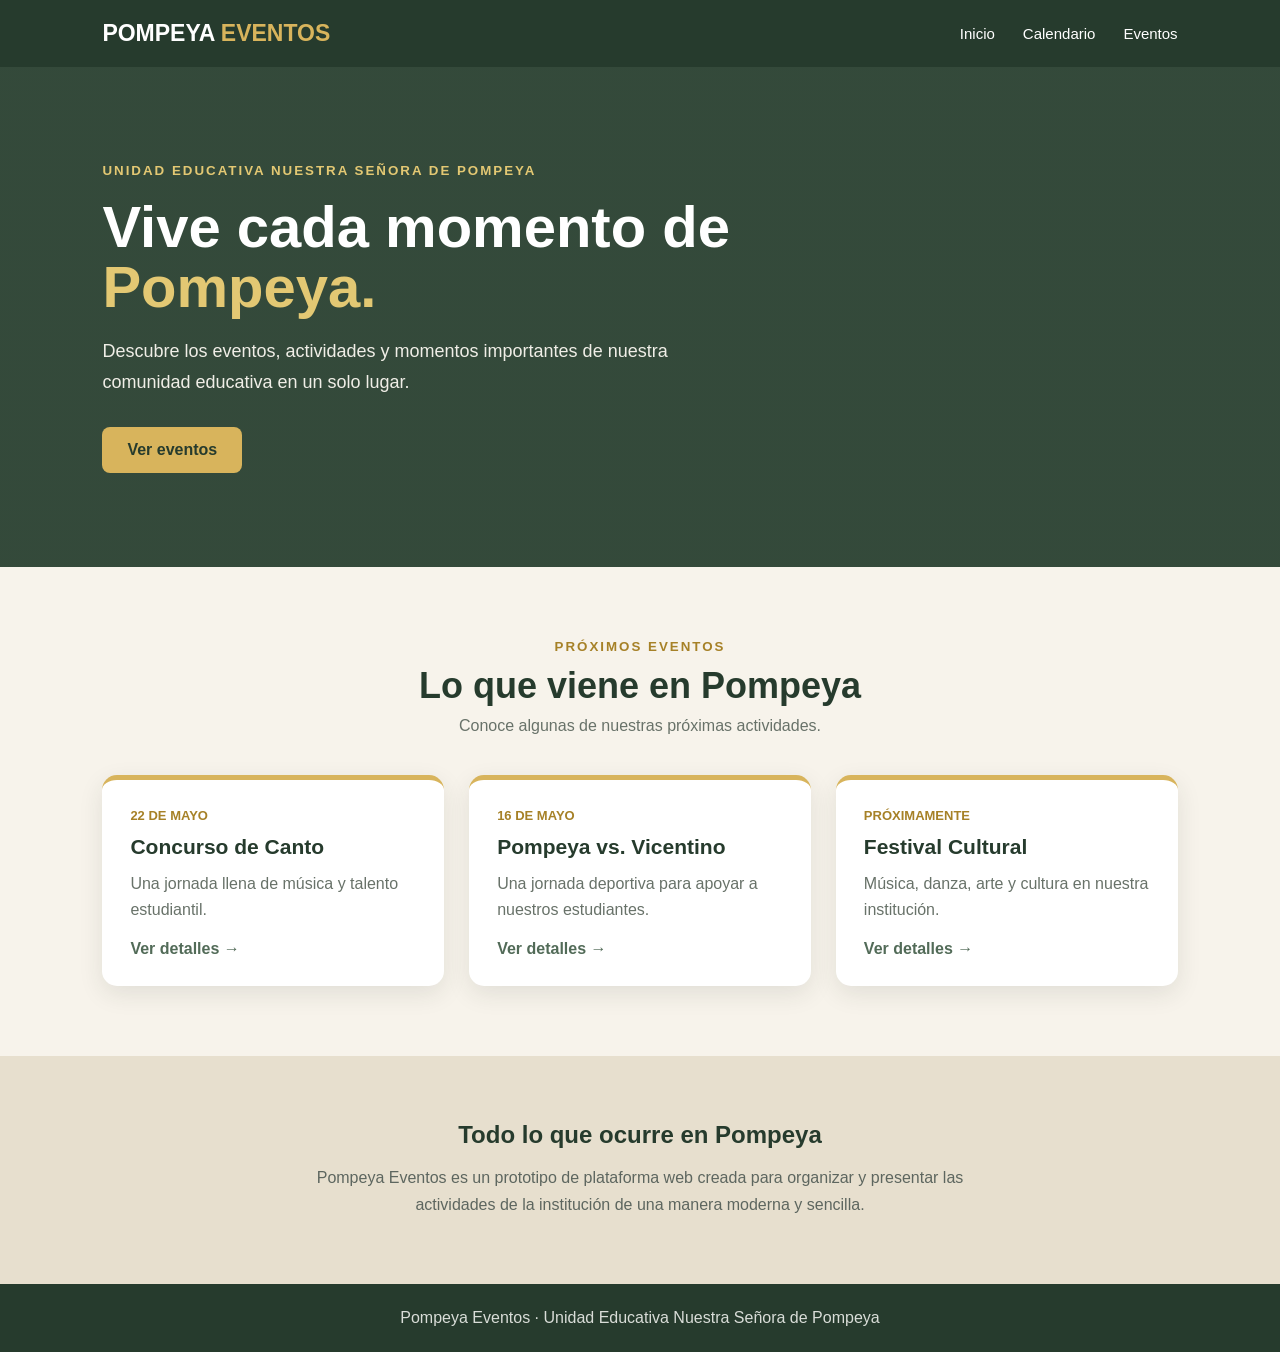
<file: index.html>
<!DOCTYPE html>
<html lang="es">
<head>
    <meta charset="UTF-8">
    <meta name="viewport" content="width=device-width, initial-scale=1.0">

    <title>Pompeya Eventos</title>

    <style>

        * {
            margin: 0;
            padding: 0;
            box-sizing: border-box;
        }

        body {
            font-family: Arial, sans-serif;
            background: #f7f3eb;
            color: #28352c;
        }

        /* NAVBAR */

        header {
            background: #263b2d;
            padding: 20px 8%;
            display: flex;
            justify-content: space-between;
            align-items: center;
        }

        .logo {
            color: white;
            font-size: 23px;
            font-weight: bold;
        }

        .logo span {
            color: #d8b45c;
        }

        nav {
            display: flex;
            gap: 28px;
        }

        nav a {
            color: white;
            text-decoration: none;
            font-size: 15px;
        }

        nav a:hover {
            color: #d8b45c;
        }

        /* HERO */

        .hero {
            min-height: 500px;
            padding: 80px 8%;
            display: flex;
            align-items: center;

            background:
                linear-gradient(
                    rgba(38, 59, 45, 0.75),
                    rgba(38, 59, 45, 0.75)
                ),
                #5d7562;
        }

        .hero-text {
            max-width: 650px;
            color: white;
        }

        .hero small {
            color: #e3c873;
            font-weight: bold;
            letter-spacing: 2px;
        }

        .hero h1 {
            font-size: 58px;
            margin: 18px 0;
            line-height: 1.05;
        }

        .hero h1 span {
            color: #e3c873;
        }

        .hero p {
            font-size: 18px;
            line-height: 1.7;
            color: #f0eee7;
            margin-bottom: 30px;
        }

        .boton {
            display: inline-block;
            padding: 14px 25px;
            background: #d8b45c;
            color: #263b2d;
            text-decoration: none;
            border-radius: 8px;
            font-weight: bold;
        }

        .boton:hover {
            background: #edd68e;
        }

        /* SECCION */

        .seccion {
            padding: 70px 8%;
        }

        .titulo {
            text-align: center;
            margin-bottom: 40px;
        }

        .titulo small {
            color: #a68127;
            font-weight: bold;
            letter-spacing: 2px;
        }

        .titulo h2 {
            font-size: 36px;
            color: #263b2d;
            margin: 10px 0;
        }

        .titulo p {
            color: #687269;
        }

        /* TARJETAS */

        .tarjetas {
            max-width: 1100px;
            margin: auto;
            display: grid;
            grid-template-columns: repeat(3, 1fr);
            gap: 25px;
        }

        .tarjeta {
            background: white;
            border-radius: 15px;
            padding: 28px;
            box-shadow: 0 8px 25px rgba(40, 53, 44, 0.10);
            border-top: 5px solid #d8b45c;
        }

        .tarjeta .fecha {
            color: #a68127;
            font-weight: bold;
            font-size: 13px;
        }

        .tarjeta h3 {
            color: #263b2d;
            margin: 12px 0;
            font-size: 21px;
        }

        .tarjeta p {
            color: #687269;
            line-height: 1.6;
            margin-bottom: 18px;
        }

        .enlace {
            color: #526b58;
            text-decoration: none;
            font-weight: bold;
        }

        .enlace:hover {
            color: #a68127;
        }

        /* INFO */

        .info {
            background: #e7dfce;
            text-align: center;
            padding: 65px 8%;
        }

        .info h2 {
            color: #263b2d;
            margin-bottom: 15px;
        }

        .info p {
            max-width: 700px;
            margin: auto;
            line-height: 1.7;
            color: #5d665f;
        }

        /* FOOTER */

        footer {
            background: #263b2d;
            color: #d9ddd8;
            text-align: center;
            padding: 25px;
        }

        @media (max-width: 800px) {

            header {
                flex-direction: column;
                gap: 15px;
            }

            .tarjetas {
                grid-template-columns: 1fr;
            }

            .hero h1 {
                font-size: 42px;
            }
        }

    </style>
</head>

<body>

<header>

    <div class="logo">
        POMPEYA <span>EVENTOS</span>
    </div>

    <nav>
        <a href="index.html">Inicio</a>
        <a href="calendario.html">Calendario</a>
        <a href="eventos.html">Eventos</a>
    </nav>

</header>


<section class="hero">

    <div class="hero-text">

        <small>UNIDAD EDUCATIVA NUESTRA SEÑORA DE POMPEYA</small>

        <h1>
            Vive cada momento de
            <span>Pompeya.</span>
        </h1>

        <p>
            Descubre los eventos, actividades y momentos
            importantes de nuestra comunidad educativa
            en un solo lugar.
        </p>

        <a href="eventos.html" class="boton">
            Ver eventos
        </a>

    </div>

</section>


<section class="seccion">

    <div class="titulo">

        <small>PRÓXIMOS EVENTOS</small>

        <h2>
            Lo que viene en Pompeya
        </h2>

        <p>
            Conoce algunas de nuestras próximas actividades.
        </p>

    </div>


    <div class="tarjetas">

        <div class="tarjeta">

            <div class="fecha">
                22 DE MAYO
            </div>

            <h3>
                Concurso de Canto
            </h3>

            <p>
                Una jornada llena de música y talento
                estudiantil.
            </p>

            <a href="eventos.html#canto" class="enlace">
                Ver detalles →
            </a>

        </div>


        <div class="tarjeta">

            <div class="fecha">
                16 DE MAYO
            </div>

            <h3>
                Pompeya vs. Vicentino
            </h3>

            <p>
                Una jornada deportiva para apoyar
                a nuestros estudiantes.
            </p>

            <a href="eventos.html#deporte" class="enlace">
                Ver detalles →
            </a>

        </div>


        <div class="tarjeta">

            <div class="fecha">
                PRÓXIMAMENTE
            </div>

            <h3>
                Festival Cultural
            </h3>

            <p>
                Música, danza, arte y cultura
                en nuestra institución.
            </p>

            <a href="eventos.html#cultura" class="enlace">
                Ver detalles →
            </a>

        </div>

    </div>

</section>


<section class="info">

    <h2>
        Todo lo que ocurre en Pompeya
    </h2>

    <p>
        Pompeya Eventos es un prototipo de plataforma web
        creada para organizar y presentar las actividades
        de la institución de una manera moderna y sencilla.
    </p>

</section>


<footer>

    Pompeya Eventos · Unidad Educativa Nuestra Señora de Pompeya

</footer>

</body>
</html>
</file>
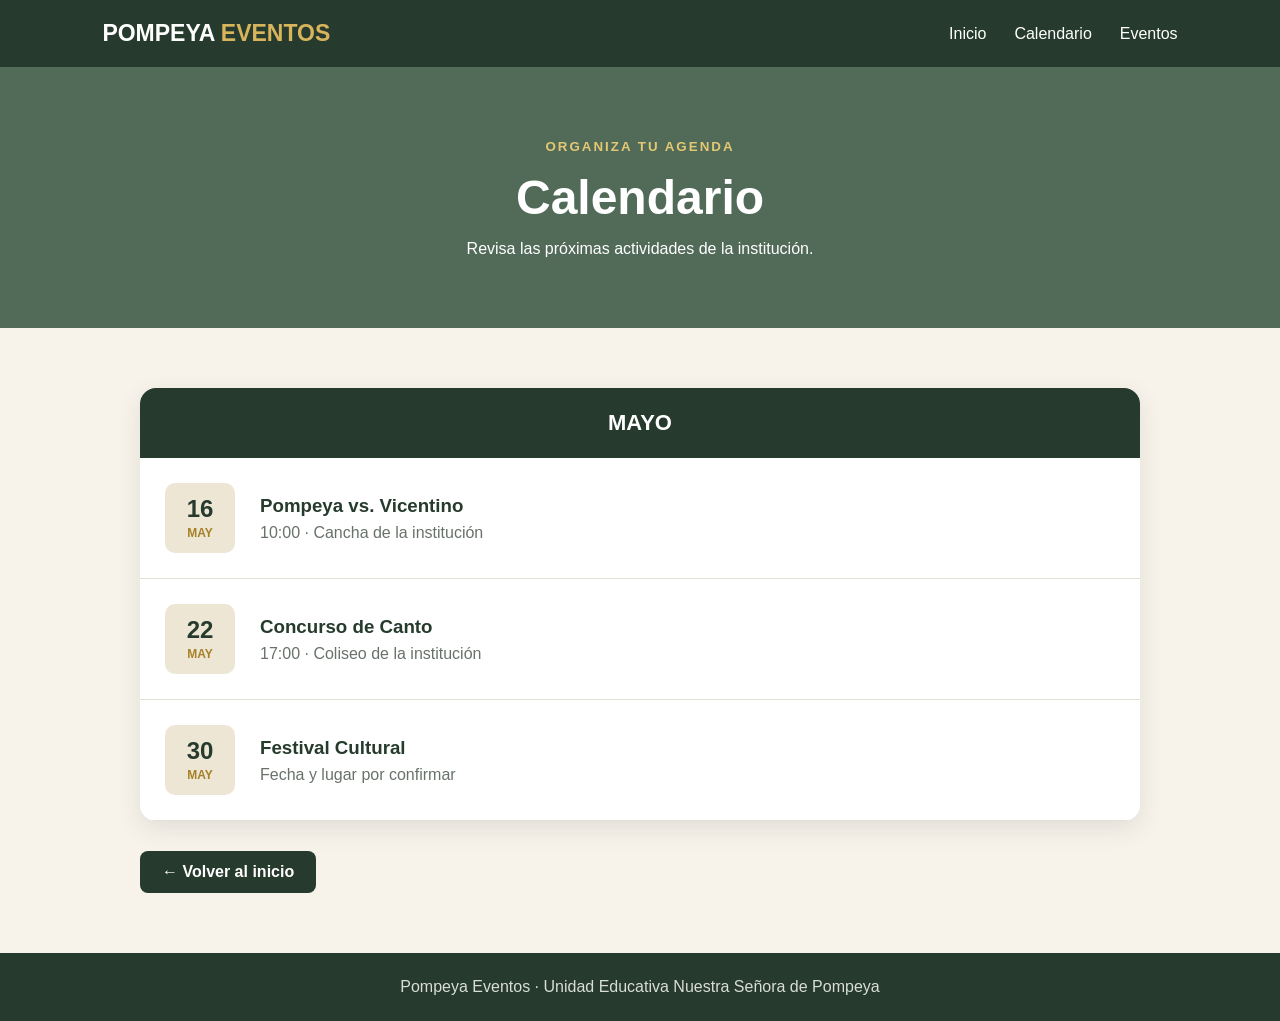
<file: calendario.html>
<!DOCTYPE html>
<html lang="es">
<head>

    <meta charset="UTF-8">
    <meta name="viewport" content="width=device-width, initial-scale=1.0">

    <title>Calendario | Pompeya</title>

    <style>

        * {
            margin: 0;
            padding: 0;
            box-sizing: border-box;
        }

        body {
            font-family: Arial, sans-serif;
            background: #f7f3eb;
            color: #28352c;
        }

        header {
            background: #263b2d;
            padding: 20px 8%;
            display: flex;
            justify-content: space-between;
            align-items: center;
        }

        .logo {
            color: white;
            font-size: 23px;
            font-weight: bold;
        }

        .logo span {
            color: #d8b45c;
        }

        nav {
            display: flex;
            gap: 28px;
        }

        nav a {
            color: white;
            text-decoration: none;
        }

        nav a:hover {
            color: #d8b45c;
        }

        .encabezado {
            background: #526b58;
            color: white;
            text-align: center;
            padding: 70px 20px;
        }

        .encabezado small {
            color: #e3c873;
            font-weight: bold;
            letter-spacing: 2px;
        }

        .encabezado h1 {
            font-size: 48px;
            margin: 15px 0;
        }

        .contenedor {
            width: 85%;
            max-width: 1000px;
            margin: 60px auto;
        }

        .mes {
            background: white;
            border-radius: 16px;
            overflow: hidden;
            box-shadow: 0 8px 25px rgba(40, 53, 44, 0.10);
        }

        .mes-titulo {
            background: #263b2d;
            color: white;
            text-align: center;
            padding: 22px;
            font-size: 22px;
            font-weight: bold;
        }

        .evento-calendario {
            display: flex;
            align-items: center;
            gap: 25px;
            padding: 25px;
            border-bottom: 1px solid #e5e0d5;
        }

        .dia {
            min-width: 70px;
            text-align: center;
            background: #eee6d5;
            padding: 12px;
            border-radius: 10px;
        }

        .dia strong {
            display: block;
            font-size: 24px;
            color: #263b2d;
        }

        .dia span {
            font-size: 12px;
            color: #a68127;
            font-weight: bold;
        }

        .evento-info h3 {
            color: #263b2d;
            margin-bottom: 7px;
        }

        .evento-info p {
            color: #687269;
        }

        .boton {
            display: inline-block;
            margin-top: 30px;
            background: #263b2d;
            color: white;
            padding: 12px 22px;
            border-radius: 8px;
            text-decoration: none;
            font-weight: bold;
        }

        .boton:hover {
            background: #d8b45c;
            color: #263b2d;
        }

        footer {
            background: #263b2d;
            color: #d9ddd8;
            text-align: center;
            padding: 25px;
            margin-top: 60px;
        }

        @media (max-width: 650px) {

            header {
                flex-direction: column;
                gap: 15px;
            }

            .evento-calendario {
                align-items: flex-start;
            }

            .encabezado h1 {
                font-size: 36px;
            }

        }

    </style>

</head>

<body>

<header>

    <div class="logo">
        POMPEYA <span>EVENTOS</span>
    </div>

    <nav>
        <a href="index.html">Inicio</a>
        <a href="calendario.html">Calendario</a>
        <a href="eventos.html">Eventos</a>
    </nav>

</header>


<section class="encabezado">

    <small>ORGANIZA TU AGENDA</small>

    <h1>
        Calendario
    </h1>

    <p>
        Revisa las próximas actividades de la institución.
    </p>

</section>


<main class="contenedor">

    <div class="mes">

        <div class="mes-titulo">
            MAYO
        </div>


        <div class="evento-calendario">

            <div class="dia">
                <strong>16</strong>
                <span>MAY</span>
            </div>

            <div class="evento-info">

                <h3>
                    Pompeya vs. Vicentino
                </h3>

                <p>
                    10:00 · Cancha de la institución
                </p>

            </div>

        </div>


        <div class="evento-calendario">

            <div class="dia">
                <strong>22</strong>
                <span>MAY</span>
            </div>

            <div class="evento-info">

                <h3>
                    Concurso de Canto
                </h3>

                <p>
                    17:00 · Coliseo de la institución
                </p>

            </div>

        </div>


        <div class="evento-calendario">

            <div class="dia">
                <strong>30</strong>
                <span>MAY</span>
            </div>

            <div class="evento-info">

                <h3>
                    Festival Cultural
                </h3>

                <p>
                    Fecha y lugar por confirmar
                </p>

            </div>

        </div>

    </div>


    <a href="index.html" class="boton">
        ← Volver al inicio
    </a>

</main>


<footer>

    Pompeya Eventos · Unidad Educativa Nuestra Señora de Pompeya

</footer>

</body>
</html>
</file>
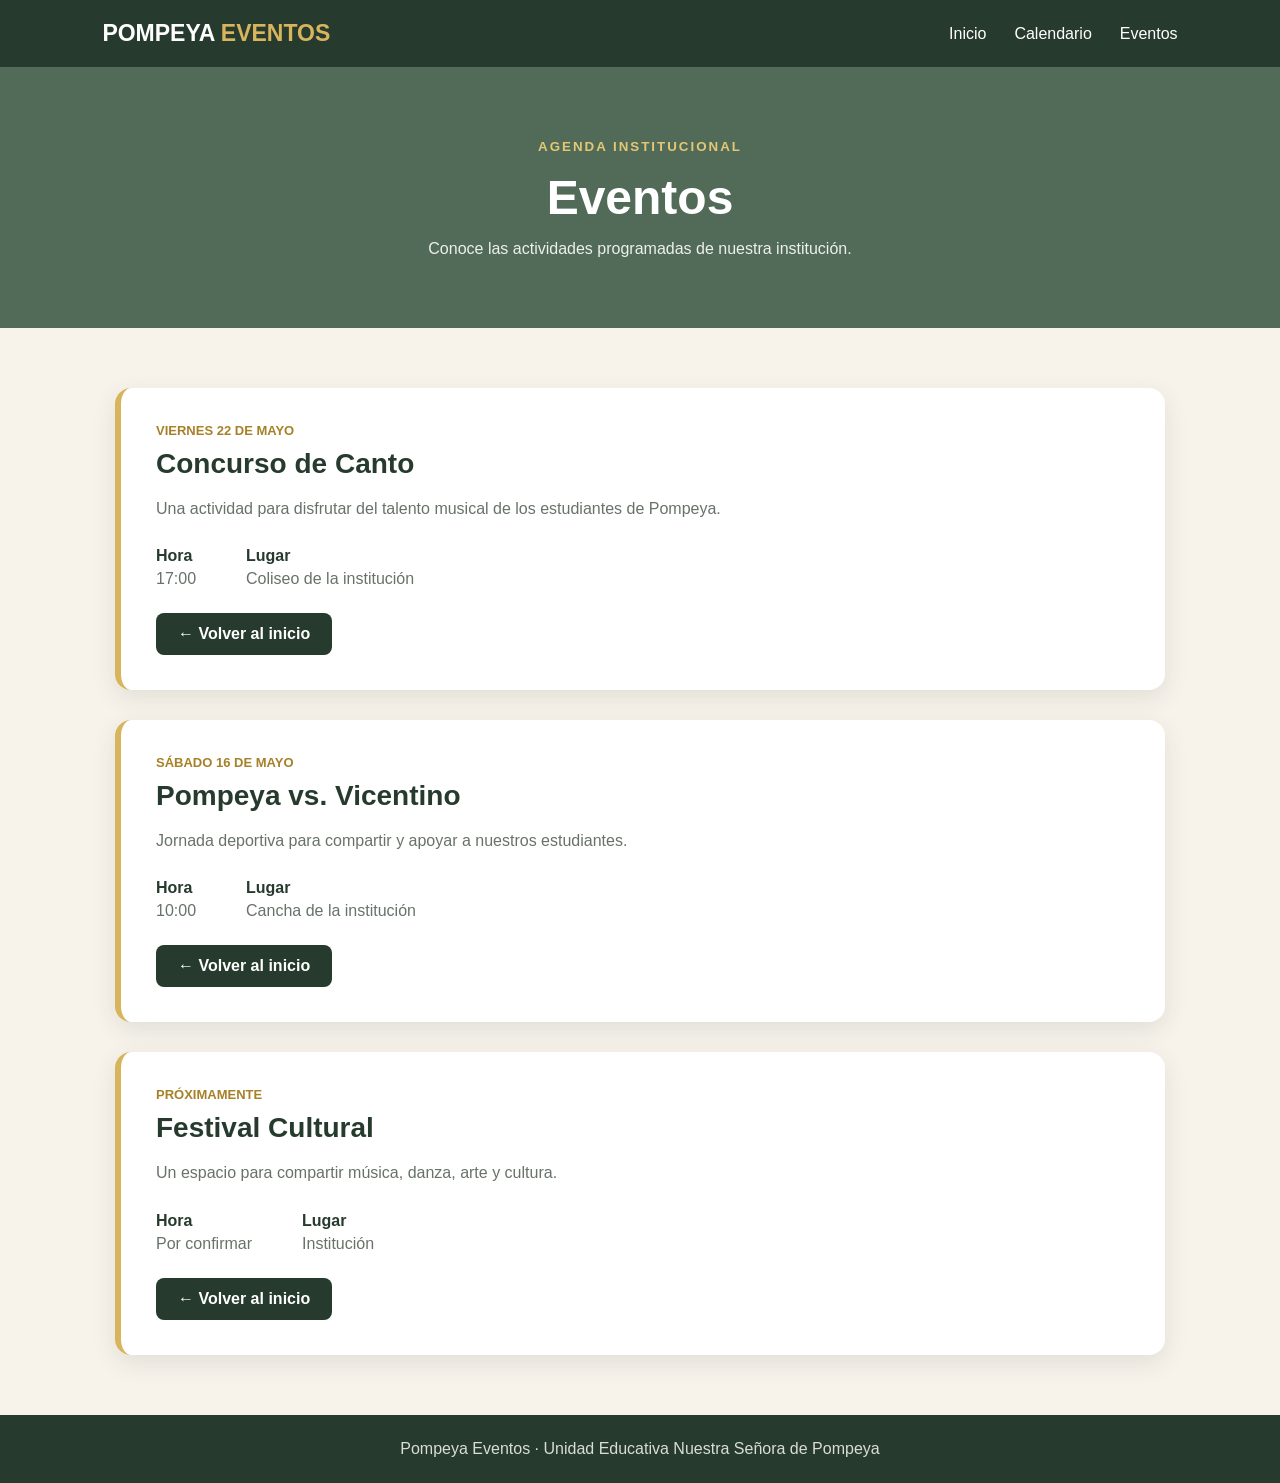
<file: eventos.html>
<!DOCTYPE html>
<html lang="es">
<head>

    <meta charset="UTF-8">
    <meta name="viewport" content="width=device-width, initial-scale=1.0">

    <title>Eventos | Pompeya</title>

    <style>

        * {
            margin: 0;
            padding: 0;
            box-sizing: border-box;
        }

        body {
            font-family: Arial, sans-serif;
            background: #f7f3eb;
            color: #28352c;
        }

        header {
            background: #263b2d;
            padding: 20px 8%;
            display: flex;
            justify-content: space-between;
            align-items: center;
        }

        .logo {
            color: white;
            font-size: 23px;
            font-weight: bold;
        }

        .logo span {
            color: #d8b45c;
        }

        nav {
            display: flex;
            gap: 28px;
        }

        nav a {
            color: white;
            text-decoration: none;
        }

        nav a:hover {
            color: #d8b45c;
        }

        .encabezado {
            background: #526b58;
            color: white;
            text-align: center;
            padding: 70px 20px;
        }

        .encabezado small {
            color: #e3c873;
            font-weight: bold;
            letter-spacing: 2px;
        }

        .encabezado h1 {
            font-size: 48px;
            margin: 15px 0;
        }

        .encabezado p {
            color: #edf0ec;
        }

        .contenedor {
            width: 85%;
            max-width: 1050px;
            margin: 60px auto;
        }

        .evento {
            background: white;
            padding: 35px;
            margin-bottom: 30px;
            border-radius: 16px;
            box-shadow: 0 8px 25px rgba(40, 53, 44, 0.10);
            border-left: 6px solid #d8b45c;
            scroll-margin-top: 30px;
        }

        .fecha {
            color: #a68127;
            font-weight: bold;
            font-size: 13px;
            margin-bottom: 10px;
        }

        .evento h2 {
            color: #263b2d;
            font-size: 28px;
            margin-bottom: 15px;
        }

        .evento p {
            color: #687269;
            line-height: 1.7;
            margin-bottom: 15px;
        }

        .datos {
            display: flex;
            gap: 50px;
            margin: 25px 0;
            flex-wrap: wrap;
        }

        .dato strong {
            display: block;
            color: #263b2d;
            margin-bottom: 5px;
        }

        .dato span {
            color: #687269;
        }

        .boton {
            display: inline-block;
            background: #263b2d;
            color: white;
            padding: 12px 22px;
            border-radius: 8px;
            text-decoration: none;
            font-weight: bold;
        }

        .boton:hover {
            background: #d8b45c;
            color: #263b2d;
        }

        footer {
            background: #263b2d;
            color: #d9ddd8;
            text-align: center;
            padding: 25px;
        }

        @media (max-width: 700px) {

            header {
                flex-direction: column;
                gap: 15px;
            }

            .encabezado h1 {
                font-size: 36px;
            }

            .contenedor {
                width: 90%;
            }

        }

    </style>

</head>

<body>

<header>

    <div class="logo">
        POMPEYA <span>EVENTOS</span>
    </div>

    <nav>
        <a href="index.html">Inicio</a>
        <a href="calendario.html">Calendario</a>
        <a href="eventos.html">Eventos</a>
    </nav>

</header>


<section class="encabezado">

    <small>AGENDA INSTITUCIONAL</small>

    <h1>
        Eventos
    </h1>

    <p>
        Conoce las actividades programadas de nuestra institución.
    </p>

</section>


<main class="contenedor">


    <section class="evento" id="canto">

        <div class="fecha">
            VIERNES 22 DE MAYO
        </div>

        <h2>
            Concurso de Canto
        </h2>

        <p>
            Una actividad para disfrutar del talento
            musical de los estudiantes de Pompeya.
        </p>

        <div class="datos">

            <div class="dato">
                <strong>Hora</strong>
                <span>17:00</span>
            </div>

            <div class="dato">
                <strong>Lugar</strong>
                <span>Coliseo de la institución</span>
            </div>

        </div>

        <a href="index.html" class="boton">
            ← Volver al inicio
        </a>

    </section>


    <section class="evento" id="deporte">

        <div class="fecha">
            SÁBADO 16 DE MAYO
        </div>

        <h2>
            Pompeya vs. Vicentino
        </h2>

        <p>
            Jornada deportiva para compartir y apoyar
            a nuestros estudiantes.
        </p>

        <div class="datos">

            <div class="dato">
                <strong>Hora</strong>
                <span>10:00</span>
            </div>

            <div class="dato">
                <strong>Lugar</strong>
                <span>Cancha de la institución</span>
            </div>

        </div>

        <a href="index.html" class="boton">
            ← Volver al inicio
        </a>

    </section>


    <section class="evento" id="cultura">

        <div class="fecha">
            PRÓXIMAMENTE
        </div>

        <h2>
            Festival Cultural
        </h2>

        <p>
            Un espacio para compartir música, danza,
            arte y cultura.
        </p>

        <div class="datos">

            <div class="dato">
                <strong>Hora</strong>
                <span>Por confirmar</span>
            </div>

            <div class="dato">
                <strong>Lugar</strong>
                <span>Institución</span>
            </div>

        </div>

        <a href="index.html" class="boton">
            ← Volver al inicio
        </a>

    </section>

</main>


<footer>

    Pompeya Eventos · Unidad Educativa Nuestra Señora de Pompeya

</footer>

</body>
</html>
</file>
